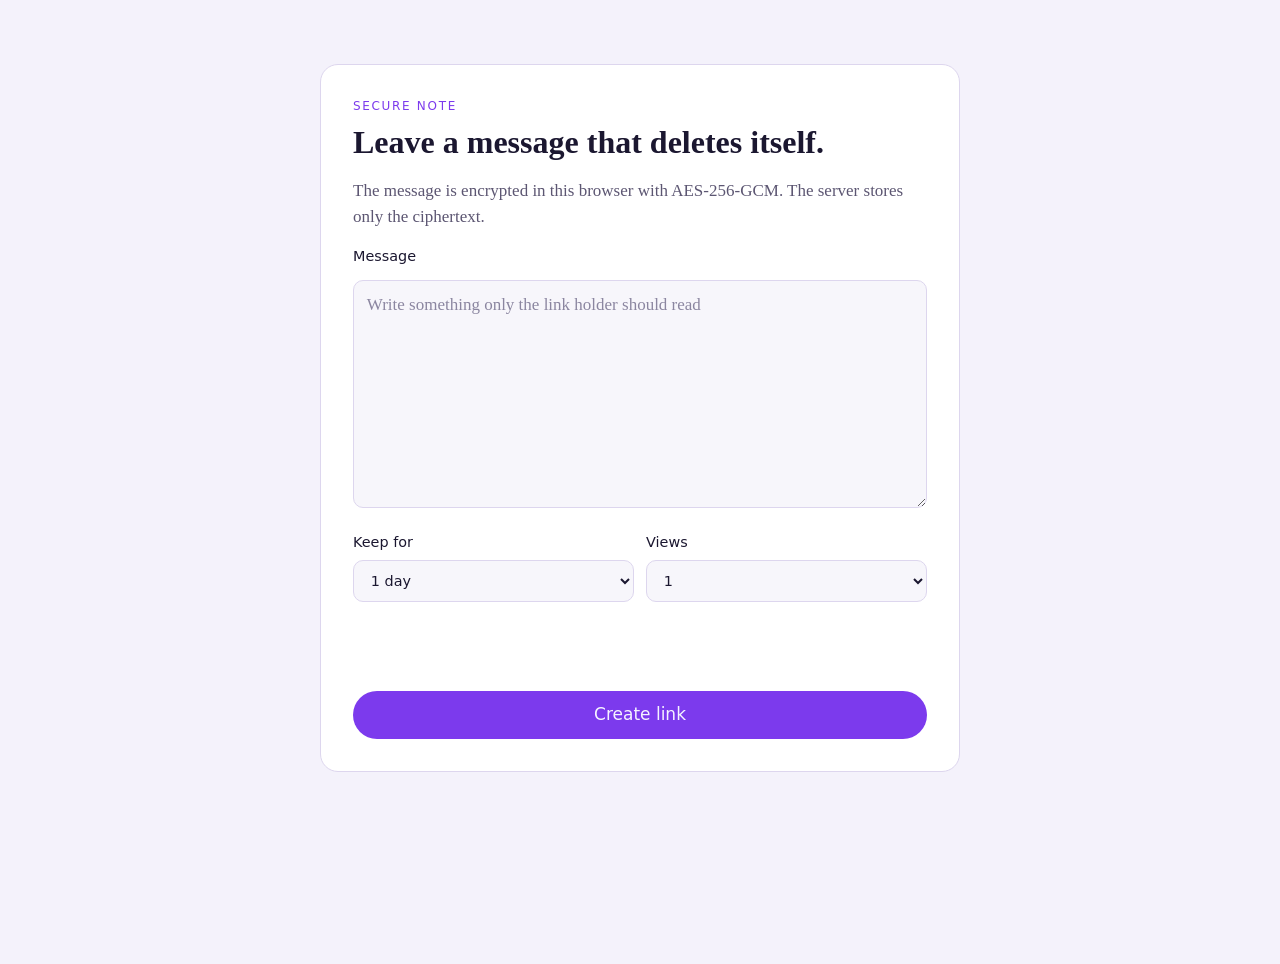
<file: static/index.html>
<!DOCTYPE html>
<html lang="en">
<head>
  <meta charset="utf-8">
  <meta name="viewport" content="width=device-width, initial-scale=1">
  <meta name="robots" content="noindex">
  <title>Secure Note</title>
  <link rel="stylesheet" href="/static/style.css">
  <script src="https://challenges.cloudflare.com/turnstile/v0/api.js" async defer></script>
</head>
<body>
  <main>
    <p class="mark">Secure Note</p>
    <h1>Leave a message that deletes itself.</h1>
    <p class="lede">The message is encrypted in this browser with AES-256-GCM. The server stores only the ciphertext.</p>
    <form id="create-form">
      <label for="message">Message</label>
      <textarea id="message" name="message" rows="8" autocomplete="off" required placeholder="Write something only the link holder should read"></textarea>
      <div class="options">
        <label>
          Keep for
          <select id="ttl" name="ttl">
            <option value="60">1 minute</option>
            <option value="3600">1 hour</option>
            <option value="86400" selected>1 day</option>
            <option value="604800">7 days</option>
          </select>
        </label>
        <label>
          Views
          <select id="views" name="views">
            <option value="1" selected>1</option>
            <option value="2">2</option>
            <option value="3">3</option>
            <option value="4">4</option>
            <option value="5">5</option>
            <option value="6">6</option>
            <option value="7">7</option>
            <option value="8">8</option>
            <option value="9">9</option>
            <option value="10">10</option>
          </select>
        </label>
      </div>
      <div class="cf-turnstile" data-sitekey="__TURNSTILE_SITE_KEY__" data-theme="auto"></div>
      <button type="submit" id="create-button">Create link</button>
      <p id="create-error" class="error" hidden></p>
    </form>
    <section id="result" hidden>
      <h2>Secret link</h2>
      <p>Send the whole link, including the part after <code>#</code>. That part is the key, and it is never sent to the server. Anyone with the link can read the note until it expires.</p>
      <div class="link-row">
        <input id="secret-link" readonly>
        <button type="button" id="copy-button">Copy</button>
      </div>
      <p id="created-policy"></p>
    </section>
  </main>
  <script src="/static/app.js"></script>
</body>
</html>
</file>
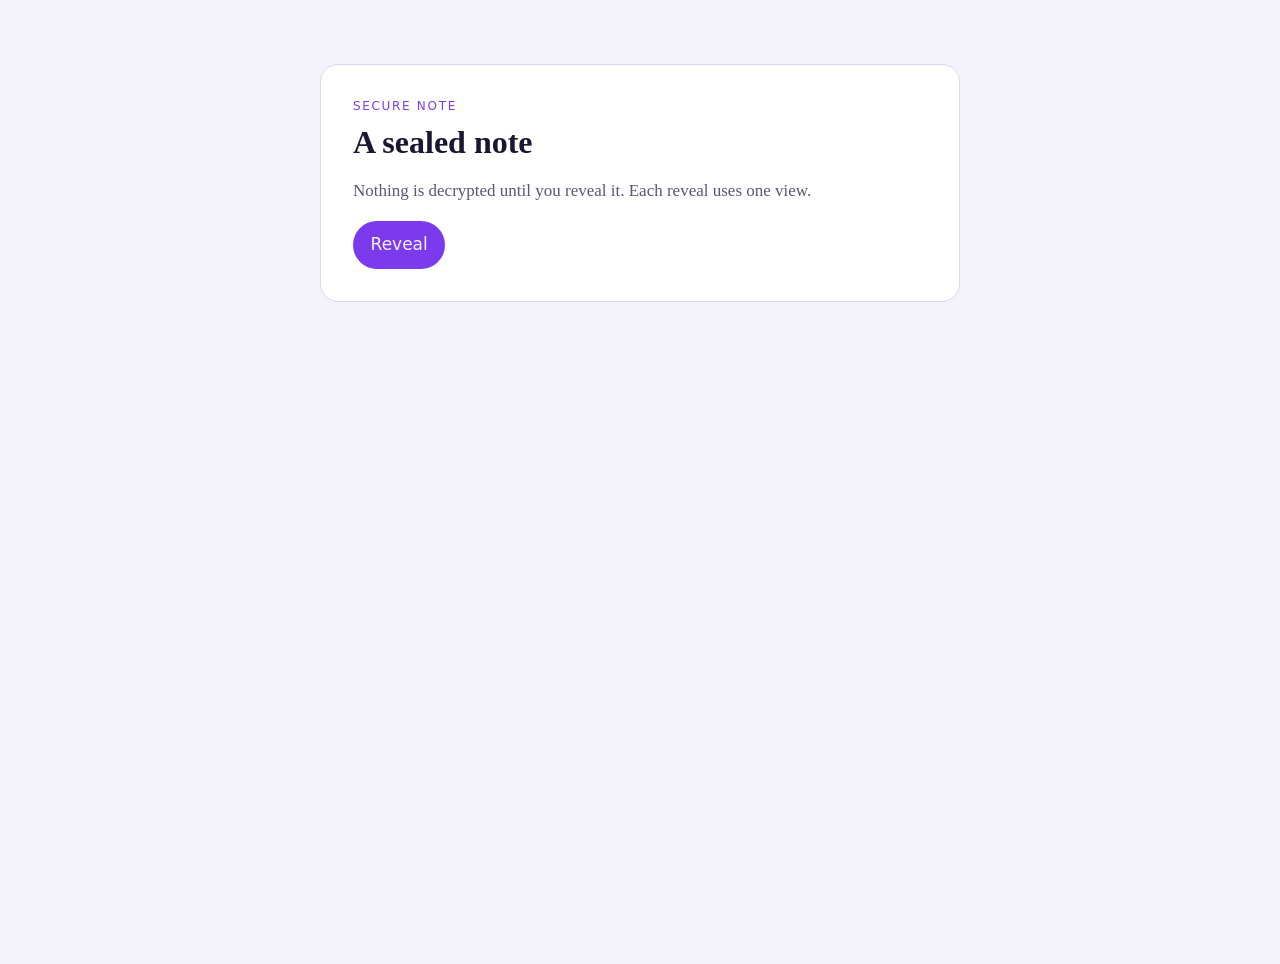
<file: static/note.html>
<!DOCTYPE html>
<html lang="en">
<head>
  <meta charset="utf-8">
  <meta name="viewport" content="width=device-width, initial-scale=1">
  <meta name="robots" content="noindex">
  <title>Secure Note</title>
  <link rel="stylesheet" href="/static/style.css">
</head>
<body>
  <main>
    <p class="mark">Secure Note</p>
    <h1>A sealed note</h1>
    <section id="sealed">
      <p class="lede">Nothing is decrypted until you reveal it. Each reveal uses one view.</p>
      <button type="button" id="reveal-button">Reveal</button>
      <p id="note-error" class="error" hidden></p>
    </section>
    <section id="opened" hidden>
      <p id="policy"></p>
      <pre id="plaintext"></pre>
    </section>
  </main>
  <script src="/static/app.js"></script>
</body>
</html>
</file>
<file: static/style.css>
:root {
  color-scheme: light;
  --ink: #1b1730;
  --muted: #5c5672;
  --line: #ddd6ee;
  --paper: #f4f2fb;
  --card: #ffffff;
  --field: #f7f6fb;
  --plain: #efeaf8;
  --accent: #7c3aed;
  --accent-hover: #6d28d9;
  --accent-ink: #f5f3ff;
  --danger: #9f1239;
  --placeholder: #8b86a0;
}

@media (prefers-color-scheme: dark) {
  :root {
    color-scheme: dark;
    --ink: #e8e6f2;
    --muted: #a7a3b8;
    --line: #3a3654;
    --paper: #0e1424;
    --card: #1a1d27;
    --field: #12151e;
    --plain: #12101c;
    --accent: #8b5cf6;
    --accent-hover: #7c3aed;
    --accent-ink: #f5f3ff;
    --danger: #f0a0a8;
    --placeholder: #7d7890;
  }
}

* { box-sizing: border-box; }

body {
  margin: 0;
  min-height: 100vh;
  background: var(--paper);
  color: var(--ink);
  font: 17px/1.5 "Iowan Old Style", Palatino, Georgia, serif;
}

main {
  width: min(40rem, calc(100% - 2rem));
  margin: 4rem auto;
  padding: 2rem;
  background: var(--card);
  border: 1px solid var(--line);
  border-radius: 18px;
}

.mark {
  margin: 0 0 0.5rem;
  font-family: ui-sans-serif, system-ui, sans-serif;
  font-size: 0.75rem;
  letter-spacing: 0.14em;
  text-transform: uppercase;
  color: var(--accent);
}

h1 {
  margin: 0 0 0.75rem;
  font-size: 2rem;
  line-height: 1.2;
  font-weight: 600;
}

h2 {
  margin: 0 0 0.5rem;
  font-size: 1.25rem;
}

.lede, p { color: var(--muted); }

form, .options, .link-row { display: grid; gap: 0.75rem; }

.options { grid-template-columns: 1fr 1fr; margin-top: 0.75rem; }

.cf-turnstile { min-height: 65px; }

label {
  display: grid;
  gap: 0.35rem;
  font-family: ui-sans-serif, system-ui, sans-serif;
  font-size: 0.9rem;
  color: var(--ink);
}

textarea, select, input, button {
  font: inherit;
  color: var(--ink);
}

textarea, select, input {
  width: 100%;
  padding: 0.7rem 0.8rem;
  border: 1px solid var(--line);
  border-radius: 10px;
  background: var(--field);
}

textarea::placeholder { color: var(--placeholder); }

textarea:focus, select:focus, input:focus {
  outline: 2px solid var(--accent);
  outline-offset: 1px;
  border-color: var(--accent);
}

textarea { resize: vertical; min-height: 10rem; }

button {
  font-family: ui-sans-serif, system-ui, sans-serif;
  border: 0;
  border-radius: 999px;
  padding: 0.7rem 1.1rem;
  background: var(--accent);
  color: var(--accent-ink);
  cursor: pointer;
}

button:hover { background: var(--accent-hover); }

button:disabled { opacity: 0.6; cursor: wait; }

code { color: var(--accent); }

.link-row { grid-template-columns: 1fr auto; align-items: center; }

.error { color: var(--danger); }

pre {
  white-space: pre-wrap;
  overflow-wrap: anywhere;
  margin: 0;
  padding: 1rem;
  border-radius: 12px;
  background: var(--plain);
  color: var(--ink);
}

@media (max-width: 640px) {
  main { margin: 1rem auto; padding: 1.25rem; }
  .options, .link-row { grid-template-columns: 1fr; }
}
</file>
